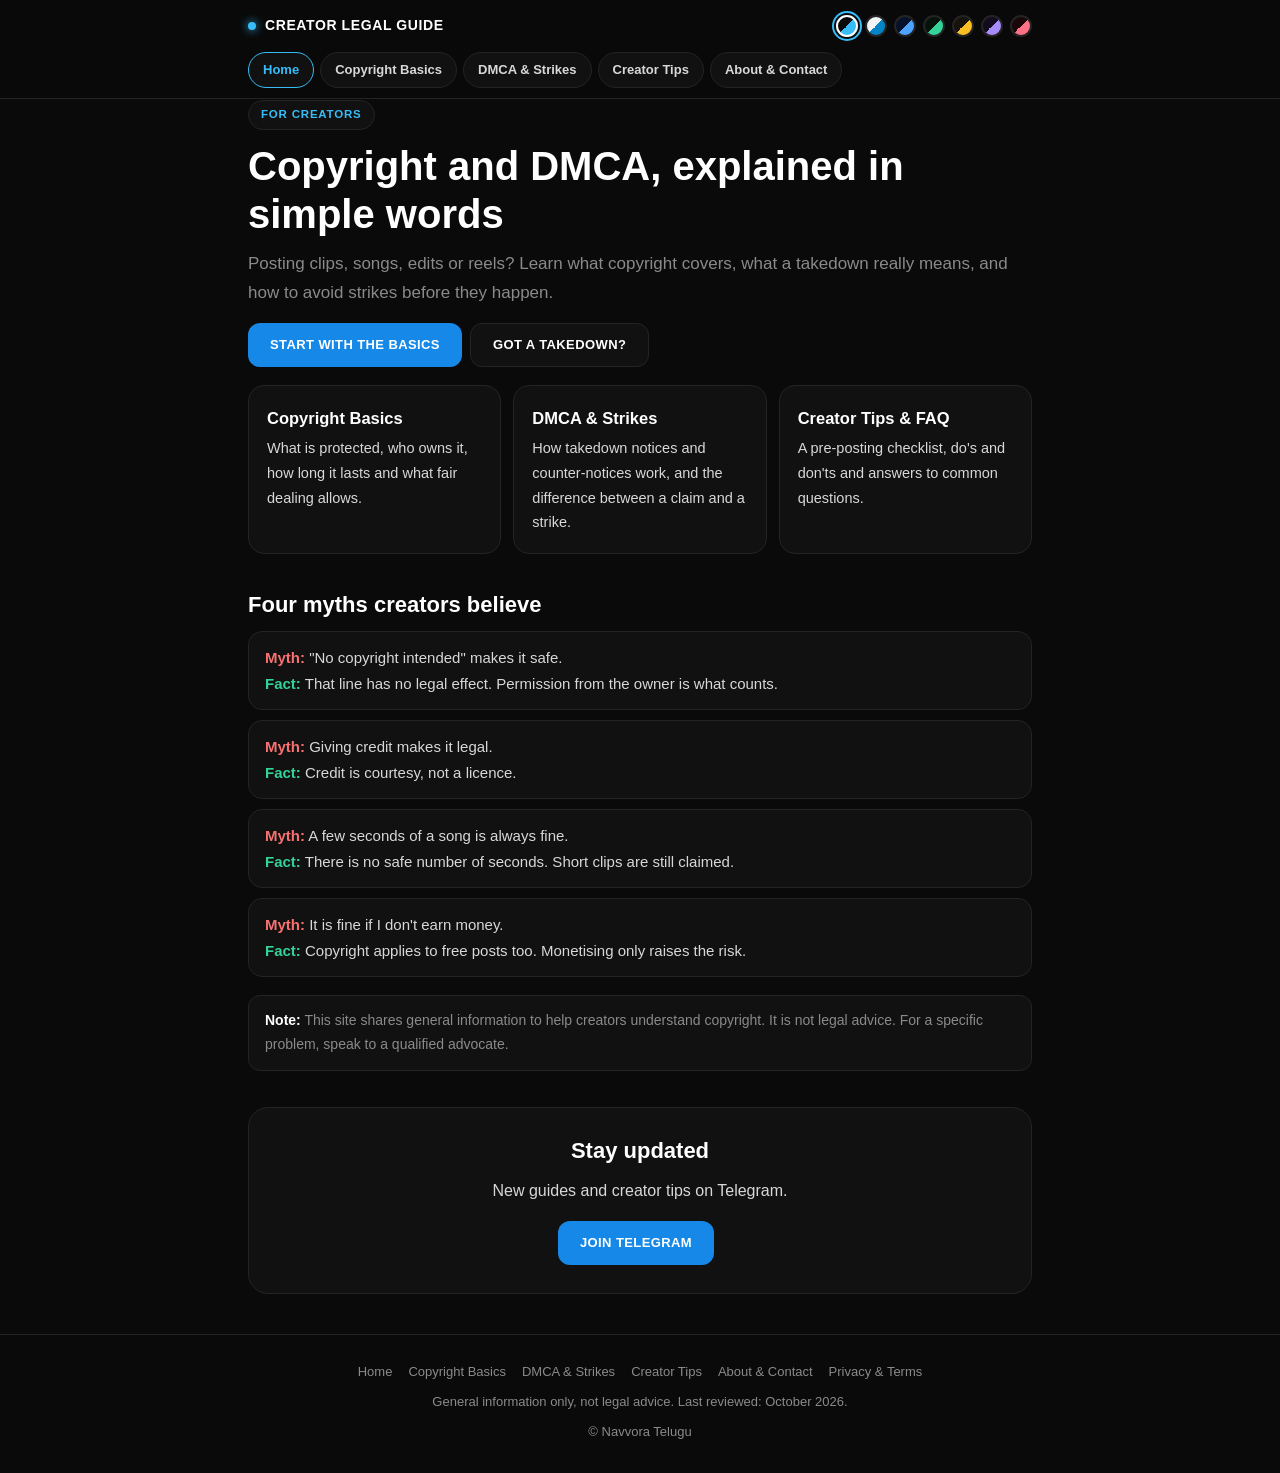
<file: index.html>
<!DOCTYPE html>
<html lang="en" data-theme="dark"><head><meta charset="utf-8">
<meta name="viewport" content="width=device-width,initial-scale=1,viewport-fit=cover">
<title>Copyright & DMCA Guide for Creators | Navvora Telugu</title><meta name="description" content="Plain-language guides for creators on copyright basics, fair dealing, DMCA takedowns, strikes and safe posting habits.">
<meta property="og:title" content="Copyright & DMCA Guide for Creators | Navvora Telugu"><meta property="og:description" content="Plain-language guides for creators on copyright basics, fair dealing, DMCA takedowns, strikes and safe posting habits."><meta property="og:type" content="website">
<meta name="theme-color" content="#0a0a0a" id="mt">
<script>try{var t=localStorage.getItem("navvora_theme");if(t)document.documentElement.setAttribute("data-theme",t)}catch(e){}</script>
<link rel="stylesheet" href="assets/style.css"></head><body>
<header><div class="w"><div class="bar"><a class="brand" href="index.html"><span class="dot"></span>CREATOR LEGAL GUIDE</a>
<div class="th" role="group" aria-label="Theme"><button data-t="dark" type="button" title="Dark" aria-label="Dark theme"></button><button data-t="light" type="button" title="Light" aria-label="Light theme"></button><button data-t="blue" type="button" title="Blue" aria-label="Blue theme"></button><button data-t="green" type="button" title="Green" aria-label="Green theme"></button><button data-t="yellow" type="button" title="Yellow" aria-label="Yellow theme"></button><button data-t="purple" type="button" title="Purple" aria-label="Purple theme"></button><button data-t="red" type="button" title="Red" aria-label="Red theme"></button></div></div>
<nav aria-label="Main"><a href="index.html" aria-current="page">Home</a><a href="copyright-basics.html">Copyright Basics</a><a href="dmca-strikes.html">DMCA & Strikes</a><a href="creator-tips.html">Creator Tips</a><a href="about.html">About & Contact</a></nav></div></header>
<main class="w">
<span class="tag">FOR CREATORS</span><h1>Copyright and DMCA, explained in simple words</h1>
<p class="lead">Posting clips, songs, edits or reels? Learn what copyright covers, what a takedown really means, and how to avoid strikes before they happen.</p>
<a class="btn" href="copyright-basics.html">START WITH THE BASICS</a><a class="btn alt" href="dmca-strikes.html">GOT A TAKEDOWN?</a>
<div class="grid"><a class="card" href="copyright-basics.html"><h3>Copyright Basics</h3><p>What is protected, who owns it, how long it lasts and what fair dealing allows.</p></a>
<a class="card" href="dmca-strikes.html"><h3>DMCA &amp; Strikes</h3><p>How takedown notices and counter-notices work, and the difference between a claim and a strike.</p></a>
<a class="card" href="creator-tips.html"><h3>Creator Tips &amp; FAQ</h3><p>A pre-posting checklist, do's and don'ts and answers to common questions.</p></a></div>
<h2>Four myths creators believe</h2>
<div class="mf"><b>Myth:</b> "No copyright intended" makes it safe.<br><i>Fact:</i> That line has no legal effect. Permission from the owner is what counts.</div>
<div class="mf"><b>Myth:</b> Giving credit makes it legal.<br><i>Fact:</i> Credit is courtesy, not a licence.</div>
<div class="mf"><b>Myth:</b> A few seconds of a song is always fine.<br><i>Fact:</i> There is no safe number of seconds. Short clips are still claimed.</div>
<div class="mf"><b>Myth:</b> It is fine if I don't earn money.<br><i>Fact:</i> Copyright applies to free posts too. Monetising only raises the risk.</div>
<p class="note"><b>Note:</b> This site shares general information to help creators understand copyright. It is not legal advice. For a specific problem, speak to a qualified advocate.</p><div class="cta"><h2 style="margin-top:0">Stay updated</h2><p>New guides and creator tips on Telegram.</p><a class="btn" href="https://t.me/navvoratelugu" target="_blank" rel="noopener noreferrer">JOIN TELEGRAM</a></div>
</main>
<footer><div class="w"><div><a href="index.html">Home</a><a href="copyright-basics.html">Copyright Basics</a><a href="dmca-strikes.html">DMCA & Strikes</a><a href="creator-tips.html">Creator Tips</a><a href="about.html">About & Contact</a><a href="privacy.html">Privacy &amp; Terms</a></div>
<p>General information only, not legal advice. Last reviewed: October 2026.</p><p>&copy; Navvora Telugu</p></div></footer>
<script src="assets/site.js"></script></body></html>
</file>
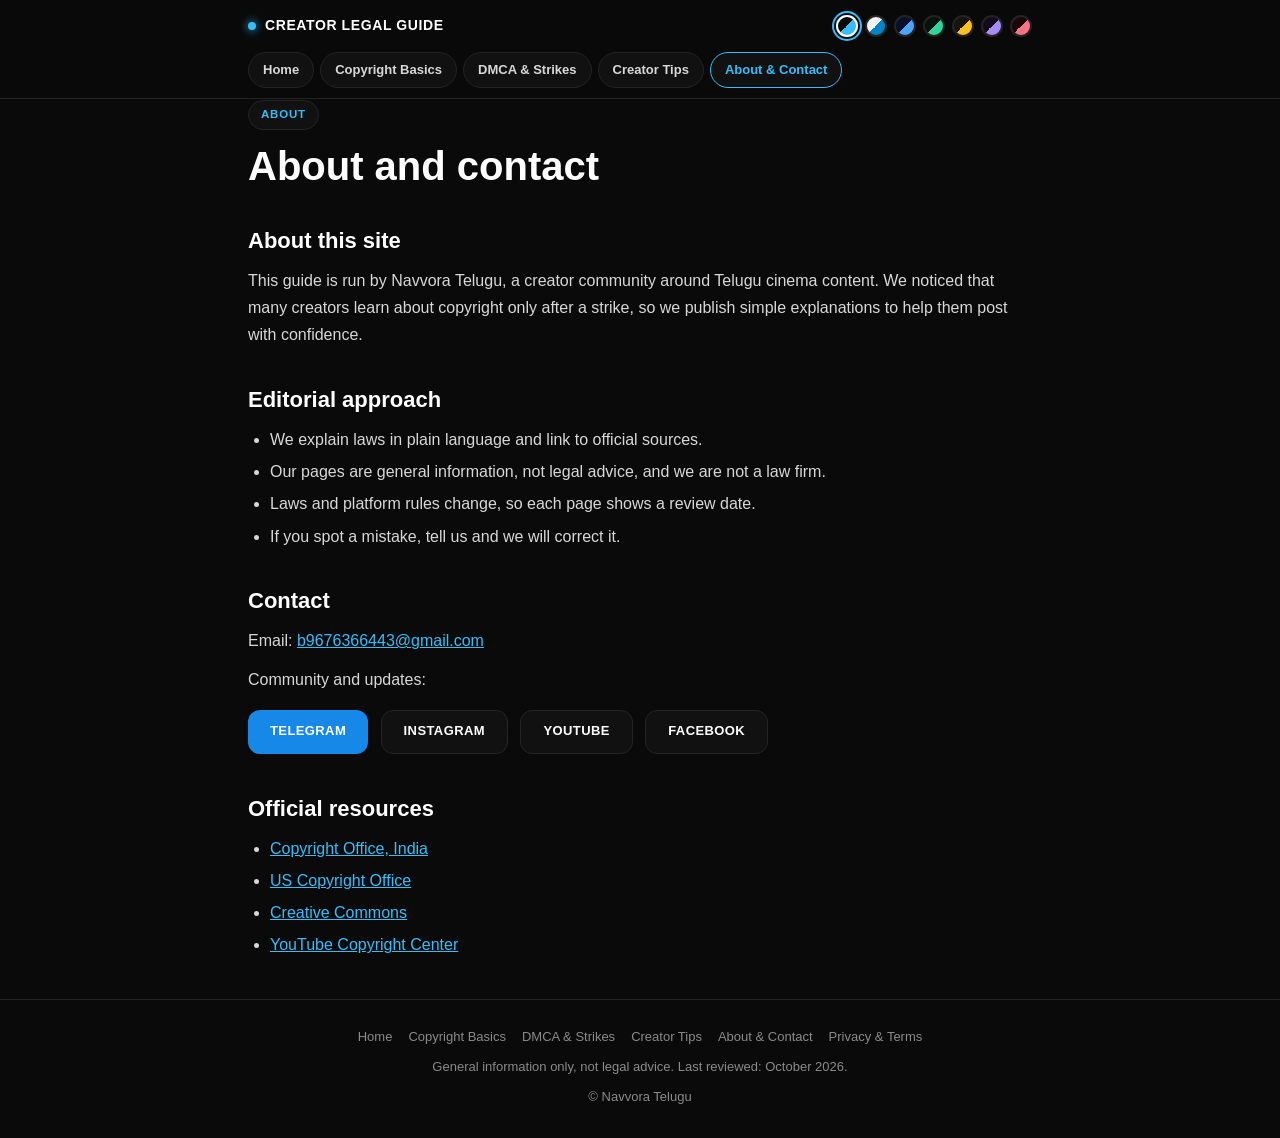
<file: about.html>
<!DOCTYPE html>
<html lang="en" data-theme="dark"><head><meta charset="utf-8">
<meta name="viewport" content="width=device-width,initial-scale=1,viewport-fit=cover">
<title>About and Contact | Creator Legal Guide</title><meta name="description" content="About this creator-focused copyright awareness site, our editorial approach and how to contact us.">
<meta property="og:title" content="About and Contact | Creator Legal Guide"><meta property="og:description" content="About this creator-focused copyright awareness site, our editorial approach and how to contact us."><meta property="og:type" content="website">
<meta name="theme-color" content="#0a0a0a" id="mt">
<script>try{var t=localStorage.getItem("navvora_theme");if(t)document.documentElement.setAttribute("data-theme",t)}catch(e){}</script>
<link rel="stylesheet" href="assets/style.css"></head><body>
<header><div class="w"><div class="bar"><a class="brand" href="index.html"><span class="dot"></span>CREATOR LEGAL GUIDE</a>
<div class="th" role="group" aria-label="Theme"><button data-t="dark" type="button" title="Dark" aria-label="Dark theme"></button><button data-t="light" type="button" title="Light" aria-label="Light theme"></button><button data-t="blue" type="button" title="Blue" aria-label="Blue theme"></button><button data-t="green" type="button" title="Green" aria-label="Green theme"></button><button data-t="yellow" type="button" title="Yellow" aria-label="Yellow theme"></button><button data-t="purple" type="button" title="Purple" aria-label="Purple theme"></button><button data-t="red" type="button" title="Red" aria-label="Red theme"></button></div></div>
<nav aria-label="Main"><a href="index.html">Home</a><a href="copyright-basics.html">Copyright Basics</a><a href="dmca-strikes.html">DMCA & Strikes</a><a href="creator-tips.html">Creator Tips</a><a href="about.html" aria-current="page">About & Contact</a></nav></div></header>
<main class="w">
<span class="tag">ABOUT</span><h1>About and contact</h1>
<h2>About this site</h2><p>This guide is run by Navvora Telugu, a creator community around Telugu cinema content. We noticed that many creators learn about copyright only after a strike, so we publish simple explanations to help them post with confidence.</p>
<h2>Editorial approach</h2><ul><li>We explain laws in plain language and link to official sources.</li><li>Our pages are general information, not legal advice, and we are not a law firm.</li><li>Laws and platform rules change, so each page shows a review date.</li><li>If you spot a mistake, tell us and we will correct it.</li></ul>
<h2>Contact</h2><p>Email: <a href="mailto:b9676366443@gmail.com">b9676366443@gmail.com</a></p>
<p>Community and updates:</p><a class="btn" href="https://t.me/navvoratelugu" target="_blank" rel="noopener noreferrer">TELEGRAM</a>
<a class="btn alt" href="https://www.instagram.com/navvoratelugu/" target="_blank" rel="noopener noreferrer">INSTAGRAM</a>
<a class="btn alt" href="https://www.youtube.com/@navvora" target="_blank" rel="noopener noreferrer">YOUTUBE</a>
<a class="btn alt" href="https://www.facebook.com/navvoratelugu/" target="_blank" rel="noopener noreferrer">FACEBOOK</a>
<h2>Official resources</h2><ul><li><a href="https://copyright.gov.in/" target="_blank" rel="noopener noreferrer">Copyright Office, India</a></li><li><a href="https://www.copyright.gov/" target="_blank" rel="noopener noreferrer">US Copyright Office</a></li><li><a href="https://creativecommons.org/" target="_blank" rel="noopener noreferrer">Creative Commons</a></li><li><a href="https://www.youtube.com/yt/copyright/" target="_blank" rel="noopener noreferrer">YouTube Copyright Center</a></li></ul>

</main>
<footer><div class="w"><div><a href="index.html">Home</a><a href="copyright-basics.html">Copyright Basics</a><a href="dmca-strikes.html">DMCA & Strikes</a><a href="creator-tips.html">Creator Tips</a><a href="about.html">About & Contact</a><a href="privacy.html">Privacy &amp; Terms</a></div>
<p>General information only, not legal advice. Last reviewed: October 2026.</p><p>&copy; Navvora Telugu</p></div></footer>
<script src="assets/site.js"></script></body></html>
</file>
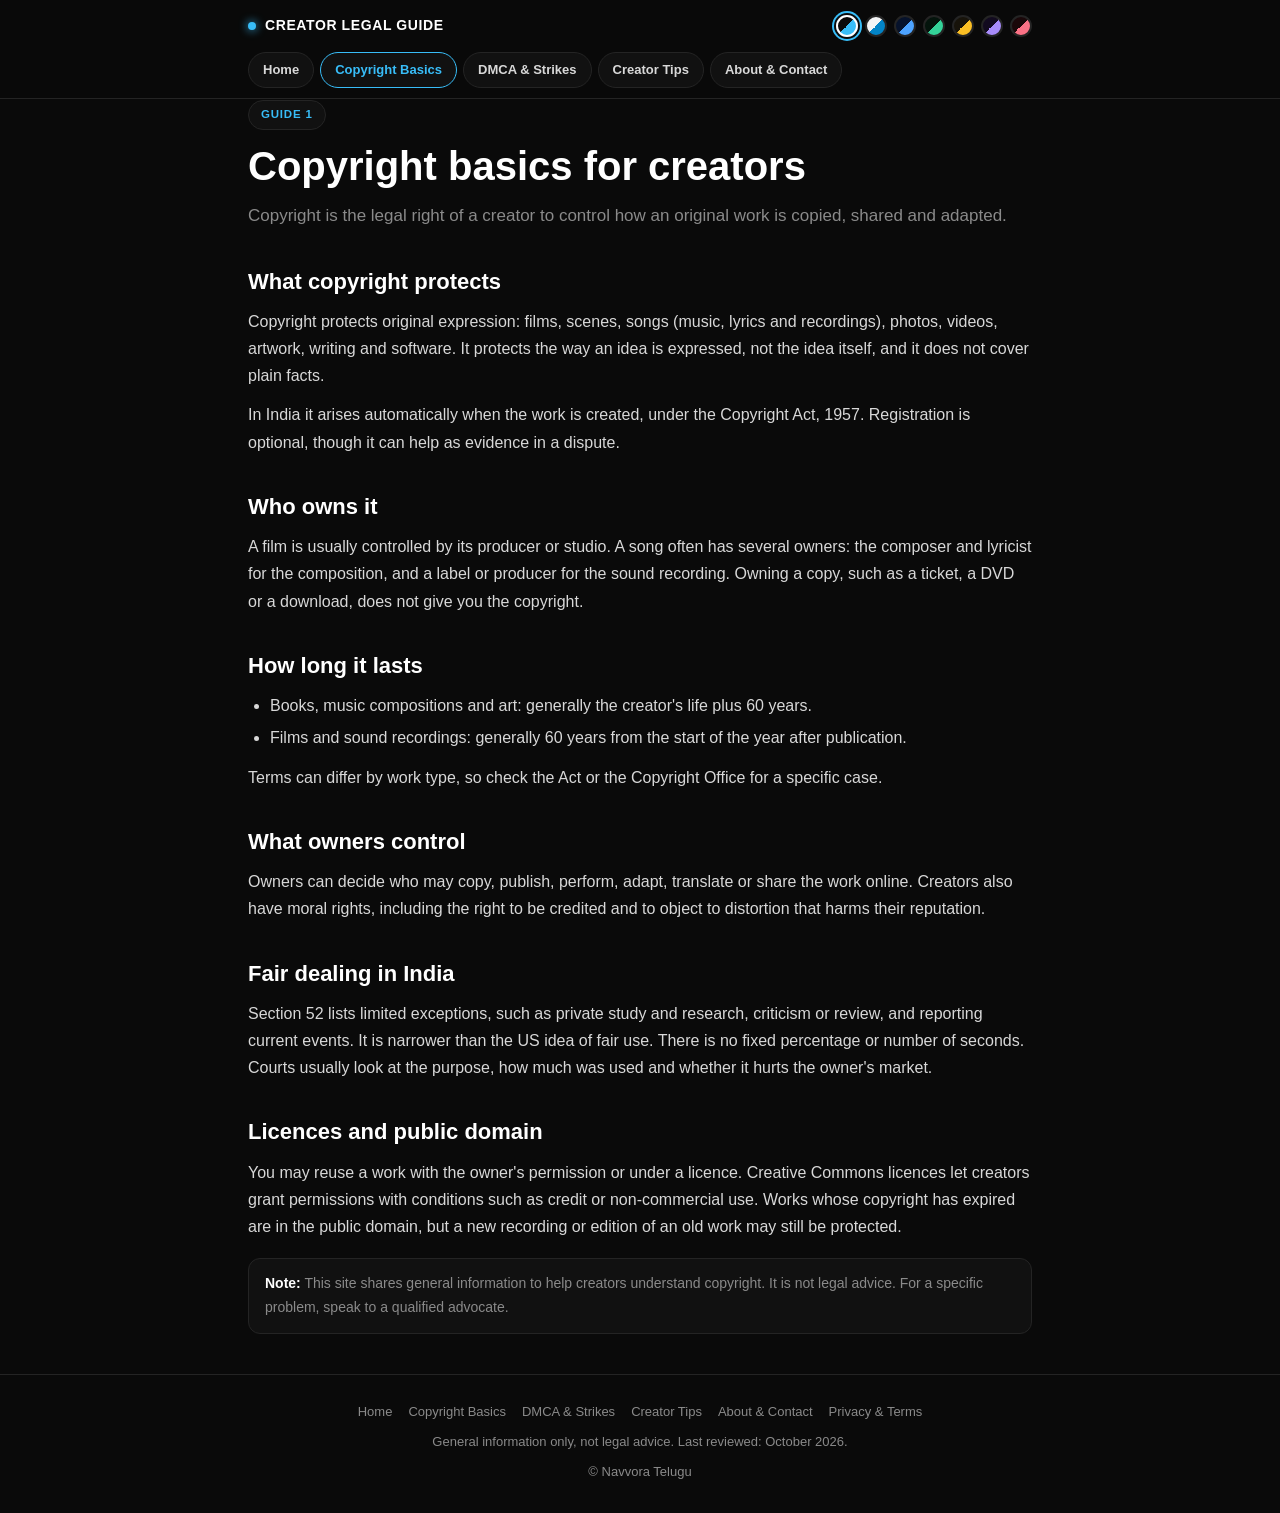
<file: copyright-basics.html>
<!DOCTYPE html>
<html lang="en" data-theme="dark"><head><meta charset="utf-8">
<meta name="viewport" content="width=device-width,initial-scale=1,viewport-fit=cover">
<title>Copyright Basics for Creators (India) | Creator Legal Guide</title><meta name="description" content="What copyright protects, who owns it, how long it lasts in India, and how fair dealing and licences work.">
<meta property="og:title" content="Copyright Basics for Creators (India) | Creator Legal Guide"><meta property="og:description" content="What copyright protects, who owns it, how long it lasts in India, and how fair dealing and licences work."><meta property="og:type" content="website">
<meta name="theme-color" content="#0a0a0a" id="mt">
<script>try{var t=localStorage.getItem("navvora_theme");if(t)document.documentElement.setAttribute("data-theme",t)}catch(e){}</script>
<link rel="stylesheet" href="assets/style.css"></head><body>
<header><div class="w"><div class="bar"><a class="brand" href="index.html"><span class="dot"></span>CREATOR LEGAL GUIDE</a>
<div class="th" role="group" aria-label="Theme"><button data-t="dark" type="button" title="Dark" aria-label="Dark theme"></button><button data-t="light" type="button" title="Light" aria-label="Light theme"></button><button data-t="blue" type="button" title="Blue" aria-label="Blue theme"></button><button data-t="green" type="button" title="Green" aria-label="Green theme"></button><button data-t="yellow" type="button" title="Yellow" aria-label="Yellow theme"></button><button data-t="purple" type="button" title="Purple" aria-label="Purple theme"></button><button data-t="red" type="button" title="Red" aria-label="Red theme"></button></div></div>
<nav aria-label="Main"><a href="index.html">Home</a><a href="copyright-basics.html" aria-current="page">Copyright Basics</a><a href="dmca-strikes.html">DMCA & Strikes</a><a href="creator-tips.html">Creator Tips</a><a href="about.html">About & Contact</a></nav></div></header>
<main class="w">
<span class="tag">GUIDE 1</span><h1>Copyright basics for creators</h1>
<p class="lead">Copyright is the legal right of a creator to control how an original work is copied, shared and adapted.</p>
<h2>What copyright protects</h2><p>Copyright protects original expression: films, scenes, songs (music, lyrics and recordings), photos, videos, artwork, writing and software. It protects the way an idea is expressed, not the idea itself, and it does not cover plain facts.</p>
<p>In India it arises automatically when the work is created, under the Copyright Act, 1957. Registration is optional, though it can help as evidence in a dispute.</p>
<h2>Who owns it</h2><p>A film is usually controlled by its producer or studio. A song often has several owners: the composer and lyricist for the composition, and a label or producer for the sound recording. Owning a copy, such as a ticket, a DVD or a download, does not give you the copyright.</p>
<h2>How long it lasts</h2><ul><li>Books, music compositions and art: generally the creator's life plus 60 years.</li><li>Films and sound recordings: generally 60 years from the start of the year after publication.</li></ul>
<p>Terms can differ by work type, so check the Act or the Copyright Office for a specific case.</p>
<h2>What owners control</h2><p>Owners can decide who may copy, publish, perform, adapt, translate or share the work online. Creators also have moral rights, including the right to be credited and to object to distortion that harms their reputation.</p>
<h2>Fair dealing in India</h2><p>Section 52 lists limited exceptions, such as private study and research, criticism or review, and reporting current events. It is narrower than the US idea of fair use. There is no fixed percentage or number of seconds. Courts usually look at the purpose, how much was used and whether it hurts the owner's market.</p>
<h2>Licences and public domain</h2><p>You may reuse a work with the owner's permission or under a licence. Creative Commons licences let creators grant permissions with conditions such as credit or non-commercial use. Works whose copyright has expired are in the public domain, but a new recording or edition of an old work may still be protected.</p>
<p class="note"><b>Note:</b> This site shares general information to help creators understand copyright. It is not legal advice. For a specific problem, speak to a qualified advocate.</p>
</main>
<footer><div class="w"><div><a href="index.html">Home</a><a href="copyright-basics.html">Copyright Basics</a><a href="dmca-strikes.html">DMCA & Strikes</a><a href="creator-tips.html">Creator Tips</a><a href="about.html">About & Contact</a><a href="privacy.html">Privacy &amp; Terms</a></div>
<p>General information only, not legal advice. Last reviewed: October 2026.</p><p>&copy; Navvora Telugu</p></div></footer>
<script src="assets/site.js"></script></body></html>
</file>
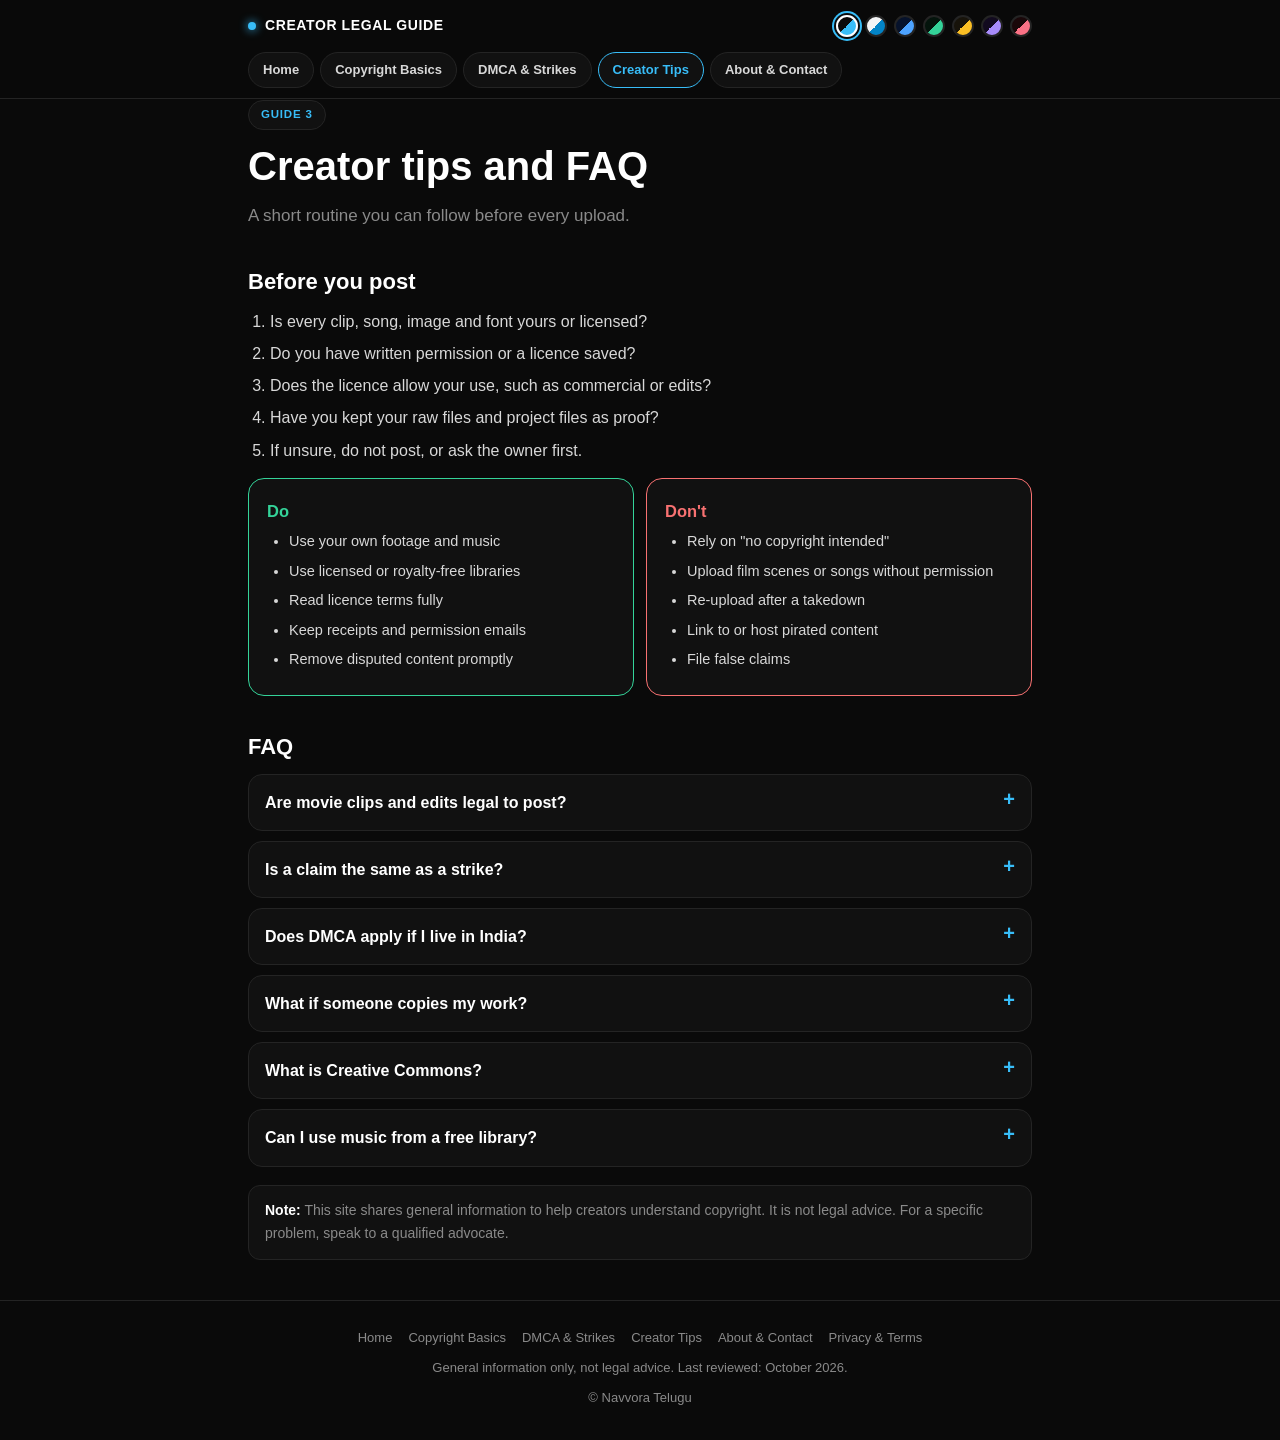
<file: creator-tips.html>
<!DOCTYPE html>
<html lang="en" data-theme="dark"><head><meta charset="utf-8">
<meta name="viewport" content="width=device-width,initial-scale=1,viewport-fit=cover">
<title>Creator Tips: Posting Checklist, Do's, Don'ts and FAQ</title><meta name="description" content="A practical copyright checklist for creators with do's, don'ts and answers to common questions about clips, music and strikes.">
<meta property="og:title" content="Creator Tips: Posting Checklist, Do's, Don'ts and FAQ"><meta property="og:description" content="A practical copyright checklist for creators with do's, don'ts and answers to common questions about clips, music and strikes."><meta property="og:type" content="website">
<meta name="theme-color" content="#0a0a0a" id="mt">
<script>try{var t=localStorage.getItem("navvora_theme");if(t)document.documentElement.setAttribute("data-theme",t)}catch(e){}</script>
<link rel="stylesheet" href="assets/style.css"></head><body>
<header><div class="w"><div class="bar"><a class="brand" href="index.html"><span class="dot"></span>CREATOR LEGAL GUIDE</a>
<div class="th" role="group" aria-label="Theme"><button data-t="dark" type="button" title="Dark" aria-label="Dark theme"></button><button data-t="light" type="button" title="Light" aria-label="Light theme"></button><button data-t="blue" type="button" title="Blue" aria-label="Blue theme"></button><button data-t="green" type="button" title="Green" aria-label="Green theme"></button><button data-t="yellow" type="button" title="Yellow" aria-label="Yellow theme"></button><button data-t="purple" type="button" title="Purple" aria-label="Purple theme"></button><button data-t="red" type="button" title="Red" aria-label="Red theme"></button></div></div>
<nav aria-label="Main"><a href="index.html">Home</a><a href="copyright-basics.html">Copyright Basics</a><a href="dmca-strikes.html">DMCA & Strikes</a><a href="creator-tips.html" aria-current="page">Creator Tips</a><a href="about.html">About & Contact</a></nav></div></header>
<main class="w">
<span class="tag">GUIDE 3</span><h1>Creator tips and FAQ</h1>
<p class="lead">A short routine you can follow before every upload.</p>
<h2>Before you post</h2><ol><li>Is every clip, song, image and font yours or licensed?</li><li>Do you have written permission or a licence saved?</li><li>Does the licence allow your use, such as commercial or edits?</li><li>Have you kept your raw files and project files as proof?</li><li>If unsure, do not post, or ask the owner first.</li></ol>
<div class="grid"><div class="card do"><h3>Do</h3><ul><li>Use your own footage and music</li><li>Use licensed or royalty-free libraries</li><li>Read licence terms fully</li><li>Keep receipts and permission emails</li><li>Remove disputed content promptly</li></ul></div>
<div class="card dont"><h3>Don't</h3><ul><li>Rely on "no copyright intended"</li><li>Upload film scenes or songs without permission</li><li>Re-upload after a takedown</li><li>Link to or host pirated content</li><li>File false claims</li></ul></div></div>
<h2>FAQ</h2>
<details><summary>Are movie clips and edits legal to post?</summary><p>Usually not without permission. Fair dealing covers limited purposes such as criticism or review, and a court decides case by case. A licence from the owner is the safest route.</p></details>
<details><summary>Is a claim the same as a strike?</summary><p>No. A claim lets the owner monetise or block a video. A strike is a formal penalty that can add up to channel termination.</p></details>
<details><summary>Does DMCA apply if I live in India?</summary><p>If your content is on a US platform, its DMCA process applies. Indian law, including the Copyright Act, 1957, can apply too.</p></details>
<details><summary>What if someone copies my work?</summary><p>Save your originals and dates, then use the platform's copyright report form. For serious cases speak to an advocate.</p></details>
<details><summary>What is Creative Commons?</summary><p>A set of licences that let creators grant reuse permissions with conditions. Always read the exact licence before using the work.</p></details>
<details><summary>Can I use music from a free library?</summary><p>Yes, if the library's licence covers your platform and use. Keep the licence text or a screenshot.</p></details>
<p class="note"><b>Note:</b> This site shares general information to help creators understand copyright. It is not legal advice. For a specific problem, speak to a qualified advocate.</p>
</main>
<footer><div class="w"><div><a href="index.html">Home</a><a href="copyright-basics.html">Copyright Basics</a><a href="dmca-strikes.html">DMCA & Strikes</a><a href="creator-tips.html">Creator Tips</a><a href="about.html">About & Contact</a><a href="privacy.html">Privacy &amp; Terms</a></div>
<p>General information only, not legal advice. Last reviewed: October 2026.</p><p>&copy; Navvora Telugu</p></div></footer>
<script src="assets/site.js"></script></body></html>
</file>
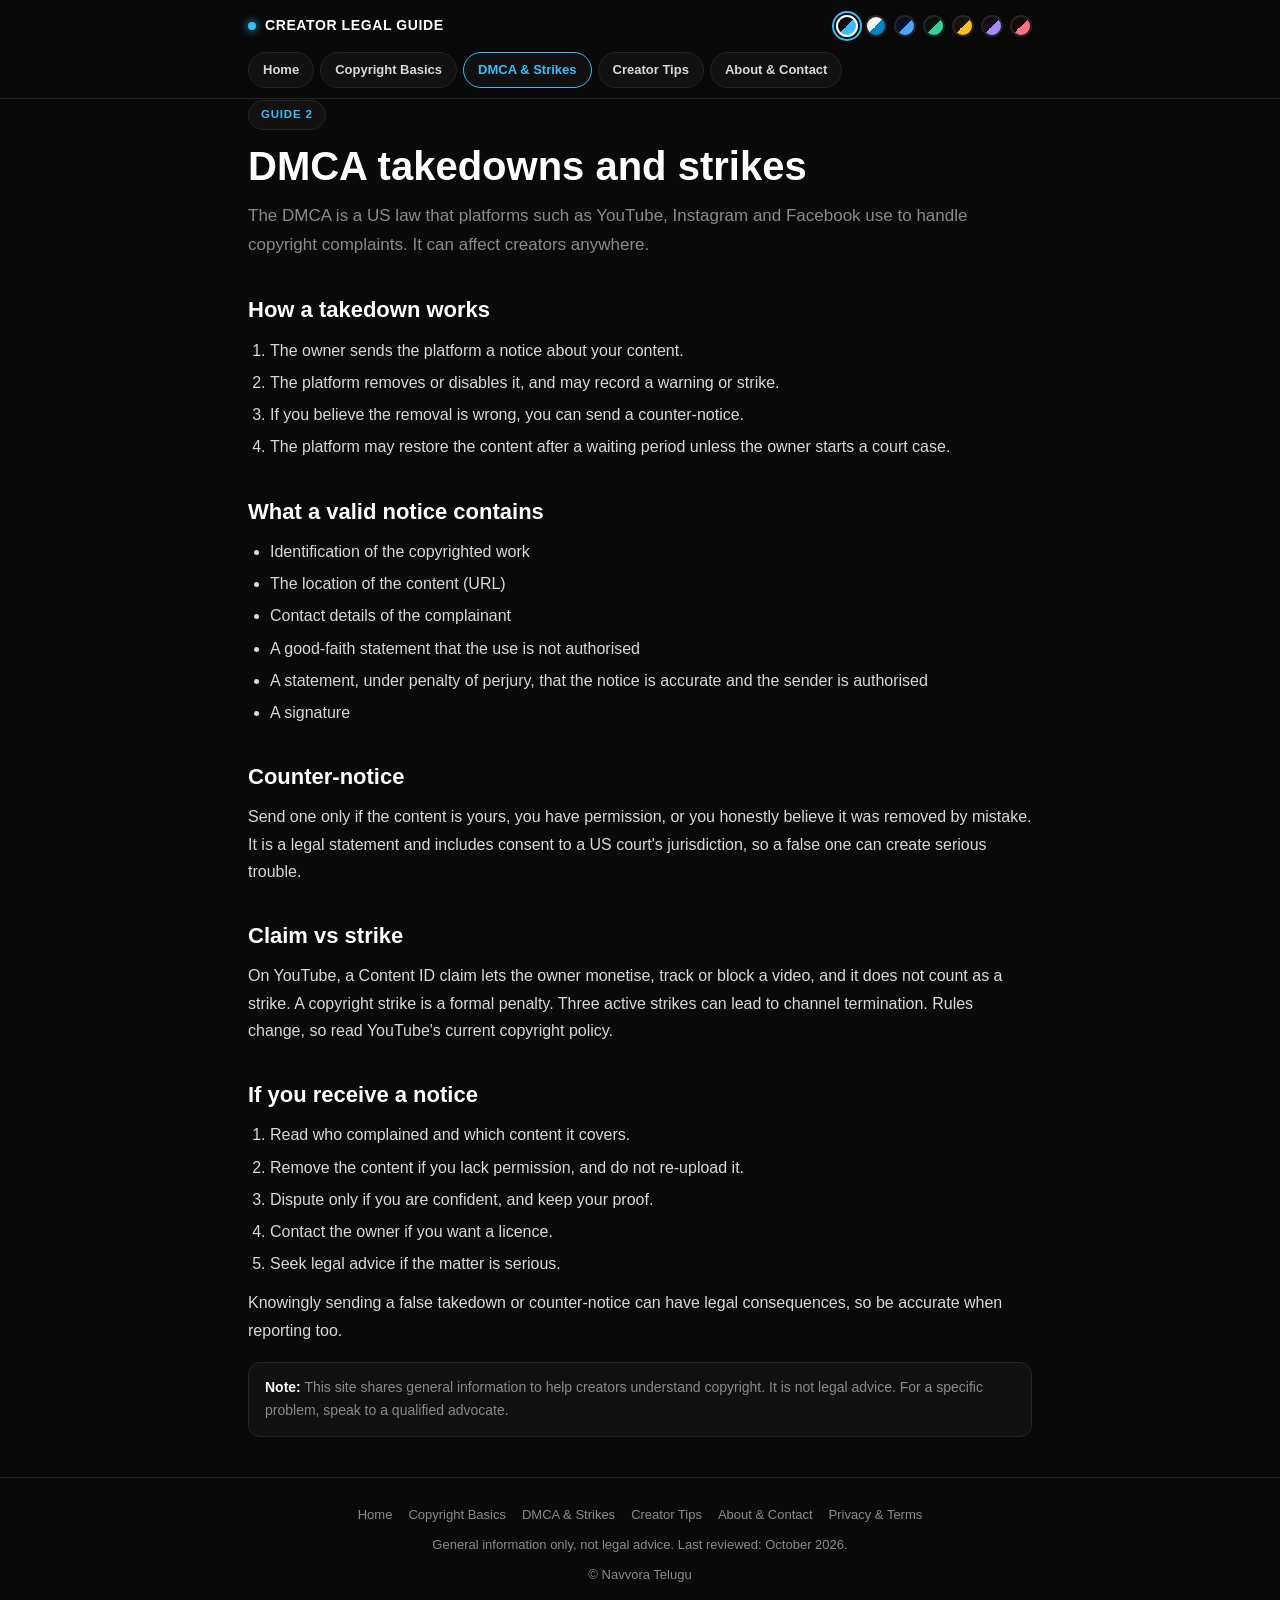
<file: dmca-strikes.html>
<!DOCTYPE html>
<html lang="en" data-theme="dark"><head><meta charset="utf-8">
<meta name="viewport" content="width=device-width,initial-scale=1,viewport-fit=cover">
<title>DMCA Takedowns, Counter-Notices and Strikes Explained</title><meta name="description" content="How DMCA takedown notices and counter-notices work, what a valid notice contains, and the difference between a claim and a strike.">
<meta property="og:title" content="DMCA Takedowns, Counter-Notices and Strikes Explained"><meta property="og:description" content="How DMCA takedown notices and counter-notices work, what a valid notice contains, and the difference between a claim and a strike."><meta property="og:type" content="website">
<meta name="theme-color" content="#0a0a0a" id="mt">
<script>try{var t=localStorage.getItem("navvora_theme");if(t)document.documentElement.setAttribute("data-theme",t)}catch(e){}</script>
<link rel="stylesheet" href="assets/style.css"></head><body>
<header><div class="w"><div class="bar"><a class="brand" href="index.html"><span class="dot"></span>CREATOR LEGAL GUIDE</a>
<div class="th" role="group" aria-label="Theme"><button data-t="dark" type="button" title="Dark" aria-label="Dark theme"></button><button data-t="light" type="button" title="Light" aria-label="Light theme"></button><button data-t="blue" type="button" title="Blue" aria-label="Blue theme"></button><button data-t="green" type="button" title="Green" aria-label="Green theme"></button><button data-t="yellow" type="button" title="Yellow" aria-label="Yellow theme"></button><button data-t="purple" type="button" title="Purple" aria-label="Purple theme"></button><button data-t="red" type="button" title="Red" aria-label="Red theme"></button></div></div>
<nav aria-label="Main"><a href="index.html">Home</a><a href="copyright-basics.html">Copyright Basics</a><a href="dmca-strikes.html" aria-current="page">DMCA & Strikes</a><a href="creator-tips.html">Creator Tips</a><a href="about.html">About & Contact</a></nav></div></header>
<main class="w">
<span class="tag">GUIDE 2</span><h1>DMCA takedowns and strikes</h1>
<p class="lead">The DMCA is a US law that platforms such as YouTube, Instagram and Facebook use to handle copyright complaints. It can affect creators anywhere.</p>
<h2>How a takedown works</h2><ol><li>The owner sends the platform a notice about your content.</li><li>The platform removes or disables it, and may record a warning or strike.</li><li>If you believe the removal is wrong, you can send a counter-notice.</li><li>The platform may restore the content after a waiting period unless the owner starts a court case.</li></ol>
<h2>What a valid notice contains</h2><ul><li>Identification of the copyrighted work</li><li>The location of the content (URL)</li><li>Contact details of the complainant</li><li>A good-faith statement that the use is not authorised</li><li>A statement, under penalty of perjury, that the notice is accurate and the sender is authorised</li><li>A signature</li></ul>
<h2>Counter-notice</h2><p>Send one only if the content is yours, you have permission, or you honestly believe it was removed by mistake. It is a legal statement and includes consent to a US court's jurisdiction, so a false one can create serious trouble.</p>
<h2>Claim vs strike</h2><p>On YouTube, a Content ID claim lets the owner monetise, track or block a video, and it does not count as a strike. A copyright strike is a formal penalty. Three active strikes can lead to channel termination. Rules change, so read YouTube's current copyright policy.</p>
<h2>If you receive a notice</h2><ol><li>Read who complained and which content it covers.</li><li>Remove the content if you lack permission, and do not re-upload it.</li><li>Dispute only if you are confident, and keep your proof.</li><li>Contact the owner if you want a licence.</li><li>Seek legal advice if the matter is serious.</li></ol>
<p>Knowingly sending a false takedown or counter-notice can have legal consequences, so be accurate when reporting too.</p>
<p class="note"><b>Note:</b> This site shares general information to help creators understand copyright. It is not legal advice. For a specific problem, speak to a qualified advocate.</p>
</main>
<footer><div class="w"><div><a href="index.html">Home</a><a href="copyright-basics.html">Copyright Basics</a><a href="dmca-strikes.html">DMCA & Strikes</a><a href="creator-tips.html">Creator Tips</a><a href="about.html">About & Contact</a><a href="privacy.html">Privacy &amp; Terms</a></div>
<p>General information only, not legal advice. Last reviewed: October 2026.</p><p>&copy; Navvora Telugu</p></div></footer>
<script src="assets/site.js"></script></body></html>
</file>
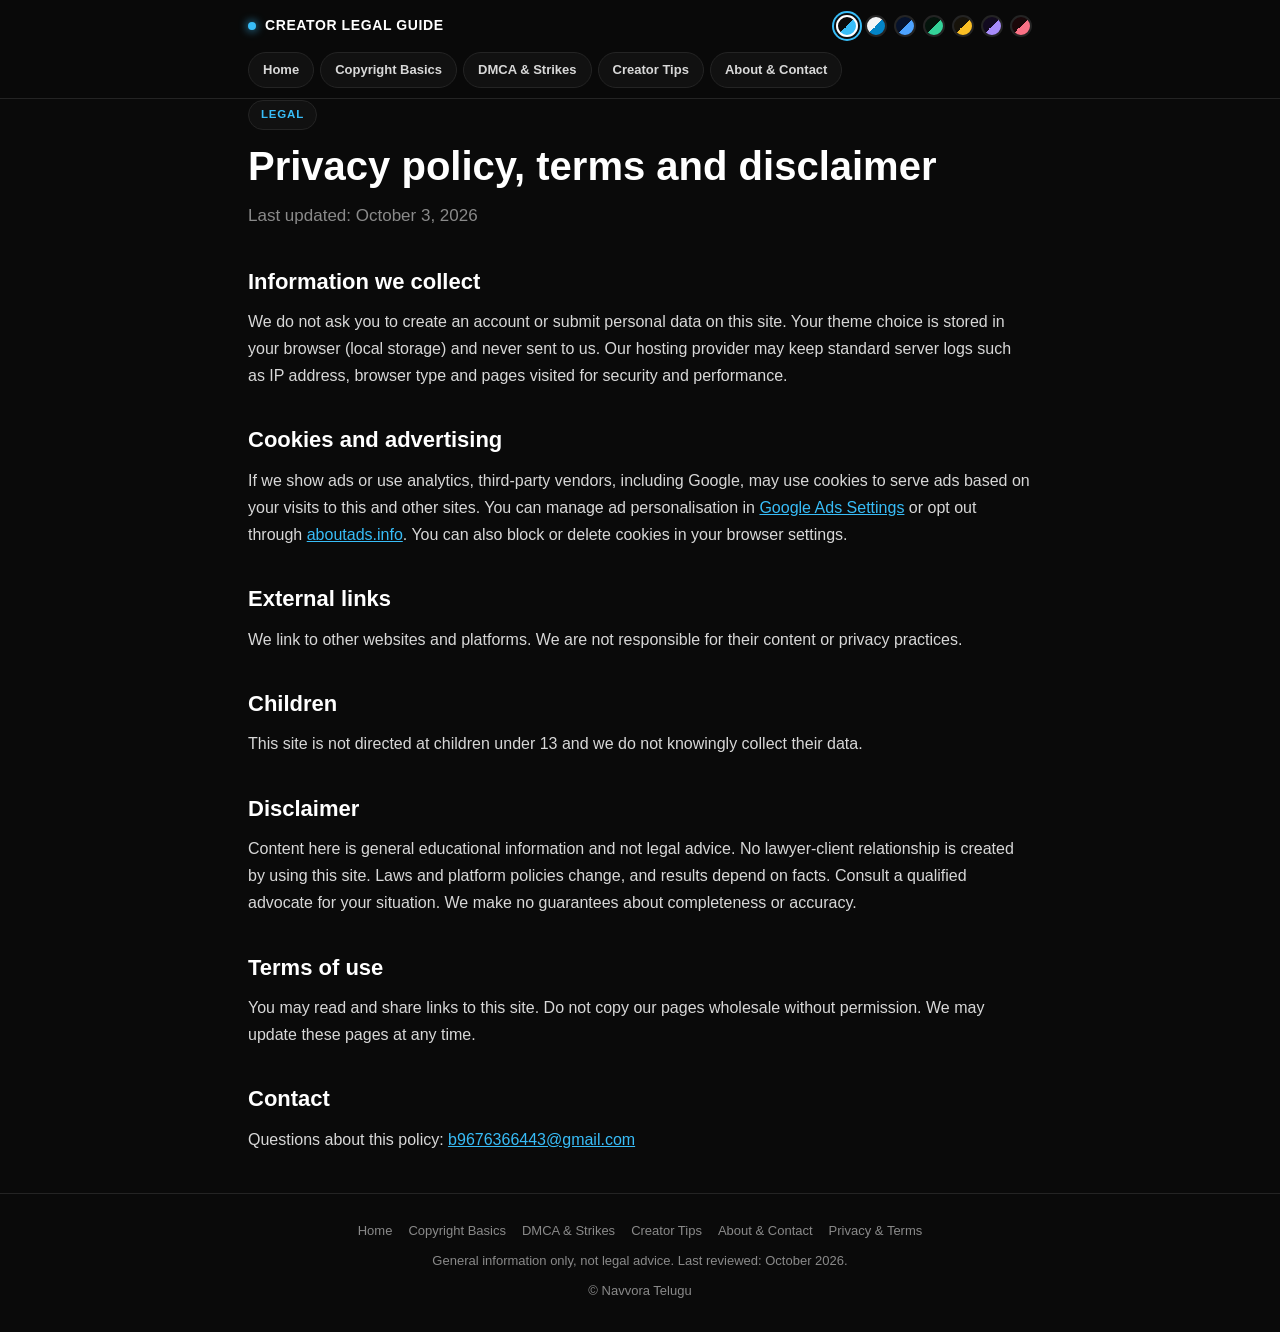
<file: privacy.html>
<!DOCTYPE html>
<html lang="en" data-theme="dark"><head><meta charset="utf-8">
<meta name="viewport" content="width=device-width,initial-scale=1,viewport-fit=cover">
<title>Privacy Policy, Terms and Disclaimer | Creator Legal Guide</title><meta name="description" content="How this site handles data, cookies and advertising, plus our terms of use and legal disclaimer.">
<meta property="og:title" content="Privacy Policy, Terms and Disclaimer | Creator Legal Guide"><meta property="og:description" content="How this site handles data, cookies and advertising, plus our terms of use and legal disclaimer."><meta property="og:type" content="website">
<meta name="theme-color" content="#0a0a0a" id="mt">
<script>try{var t=localStorage.getItem("navvora_theme");if(t)document.documentElement.setAttribute("data-theme",t)}catch(e){}</script>
<link rel="stylesheet" href="assets/style.css"></head><body>
<header><div class="w"><div class="bar"><a class="brand" href="index.html"><span class="dot"></span>CREATOR LEGAL GUIDE</a>
<div class="th" role="group" aria-label="Theme"><button data-t="dark" type="button" title="Dark" aria-label="Dark theme"></button><button data-t="light" type="button" title="Light" aria-label="Light theme"></button><button data-t="blue" type="button" title="Blue" aria-label="Blue theme"></button><button data-t="green" type="button" title="Green" aria-label="Green theme"></button><button data-t="yellow" type="button" title="Yellow" aria-label="Yellow theme"></button><button data-t="purple" type="button" title="Purple" aria-label="Purple theme"></button><button data-t="red" type="button" title="Red" aria-label="Red theme"></button></div></div>
<nav aria-label="Main"><a href="index.html">Home</a><a href="copyright-basics.html">Copyright Basics</a><a href="dmca-strikes.html">DMCA & Strikes</a><a href="creator-tips.html">Creator Tips</a><a href="about.html">About & Contact</a></nav></div></header>
<main class="w">
<span class="tag">LEGAL</span><h1>Privacy policy, terms and disclaimer</h1><p class="lead">Last updated: October 3, 2026</p>
<h2>Information we collect</h2><p>We do not ask you to create an account or submit personal data on this site. Your theme choice is stored in your browser (local storage) and never sent to us. Our hosting provider may keep standard server logs such as IP address, browser type and pages visited for security and performance.</p>
<h2>Cookies and advertising</h2><p>If we show ads or use analytics, third-party vendors, including Google, may use cookies to serve ads based on your visits to this and other sites. You can manage ad personalisation in <a href="https://adssettings.google.com/" target="_blank" rel="noopener noreferrer">Google Ads Settings</a> or opt out through <a href="https://www.aboutads.info/" target="_blank" rel="noopener noreferrer">aboutads.info</a>. You can also block or delete cookies in your browser settings.</p>
<h2>External links</h2><p>We link to other websites and platforms. We are not responsible for their content or privacy practices.</p>
<h2>Children</h2><p>This site is not directed at children under 13 and we do not knowingly collect their data.</p>
<h2>Disclaimer</h2><p>Content here is general educational information and not legal advice. No lawyer-client relationship is created by using this site. Laws and platform policies change, and results depend on facts. Consult a qualified advocate for your situation. We make no guarantees about completeness or accuracy.</p>
<h2>Terms of use</h2><p>You may read and share links to this site. Do not copy our pages wholesale without permission. We may update these pages at any time.</p>
<h2>Contact</h2><p>Questions about this policy: <a href="mailto:b9676366443@gmail.com">b9676366443@gmail.com</a></p>

</main>
<footer><div class="w"><div><a href="index.html">Home</a><a href="copyright-basics.html">Copyright Basics</a><a href="dmca-strikes.html">DMCA & Strikes</a><a href="creator-tips.html">Creator Tips</a><a href="about.html">About & Contact</a><a href="privacy.html">Privacy &amp; Terms</a></div>
<p>General information only, not legal advice. Last reviewed: October 2026.</p><p>&copy; Navvora Telugu</p></div></footer>
<script src="assets/site.js"></script></body></html>
</file>
<file: assets/style.css>
:root,[data-theme=dark]{--bg:#0a0a0a;--s:#111;--s2:#171717;--bd:#242424;--tx:#d8d8d8;--st:#fff;--mu:#8a8a8a;--ac:#38bdf8;--ok:#34d399;--no:#f87171;--gl:rgba(10,10,10,.85)}
[data-theme=light]{--bg:#f3f4f6;--s:#fff;--s2:#eef0f3;--bd:#dcdfe4;--tx:#1f2328;--st:#0b0d10;--mu:#6b7280;--ac:#0284c7;--ok:#059669;--no:#dc2626;--gl:rgba(255,255,255,.88)}
[data-theme=blue]{--bg:#06122b;--s:#0c1f45;--s2:#112a5c;--bd:#1a3466;--tx:#dbe7ff;--st:#fff;--mu:#7e96c7;--ac:#4da3ff;--gl:rgba(6,18,43,.88)}
[data-theme=green]{--bg:#04140c;--s:#0a2418;--s2:#0f3122;--bd:#174030;--tx:#d7f5e4;--st:#fff;--mu:#7fb59a;--ac:#34d399;--gl:rgba(4,20,12,.88)}
[data-theme=yellow]{--bg:#17130a;--s:#241d0d;--s2:#302712;--bd:#43371a;--tx:#fdf1c7;--st:#fff;--mu:#bfa863;--ac:#fbbf24;--gl:rgba(23,19,10,.88)}
[data-theme=purple]{--bg:#120a1f;--s:#1d1233;--s2:#271a45;--bd:#352557;--tx:#ece3ff;--st:#fff;--mu:#9d8cc4;--ac:#a78bfa;--gl:rgba(18,10,31,.88)}
[data-theme=red]{--bg:#1a0709;--s:#2a0d11;--s2:#37131a;--bd:#4a1a22;--tx:#ffe1e5;--st:#fff;--mu:#c98a93;--ac:#fb7185;--gl:rgba(26,7,9,.88)}
*{margin:0;padding:0;box-sizing:border-box}html{scroll-behavior:smooth}
body{background:var(--bg);color:var(--tx);font:16px/1.7 'Segoe UI',Roboto,Arial,sans-serif;transition:background .3s}
a{color:var(--ac)}.w{max-width:820px;margin:0 auto;padding:0 18px}
header{position:sticky;top:0;z-index:20;background:var(--gl);-webkit-backdrop-filter:blur(14px);backdrop-filter:blur(14px);border-bottom:1px solid var(--bd);padding-top:env(safe-area-inset-top)}
.bar{display:flex;align-items:center;justify-content:space-between;gap:12px;height:52px}
.brand{display:flex;align-items:center;gap:9px;color:var(--st);font-weight:700;font-size:14px;letter-spacing:.6px;text-decoration:none}
.dot{width:8px;height:8px;border-radius:50%;background:var(--ac);box-shadow:0 0 10px var(--ac)}
.th{display:flex;gap:7px}.th button{width:22px;height:22px;border-radius:50%;border:2px solid var(--bd);cursor:pointer;background:linear-gradient(135deg,var(--b) 50%,var(--a) 50%)}
.th button.on{border-color:var(--st);box-shadow:0 0 0 2px var(--bg),0 0 0 4px var(--a)}
.th button:focus-visible,nav a:focus-visible,summary:focus-visible{outline:2px solid var(--ac);outline-offset:2px}
.th [data-t=dark]{--a:#38bdf8;--b:#0a0a0a}.th [data-t=light]{--a:#0284c7;--b:#f3f4f6}.th [data-t=blue]{--a:#4da3ff;--b:#06122b}.th [data-t=green]{--a:#34d399;--b:#04140c}.th [data-t=yellow]{--a:#fbbf24;--b:#17130a}.th [data-t=purple]{--a:#a78bfa;--b:#120a1f}.th [data-t=red]{--a:#fb7185;--b:#1a0709}
nav{display:flex;gap:6px;overflow-x:auto;padding:0 0 10px;scrollbar-width:none}nav::-webkit-scrollbar{display:none}
nav a{flex:0 0 auto;padding:6px 14px;border-radius:20px;border:1px solid var(--bd);background:var(--s);color:var(--tx);text-decoration:none;font-size:13px;font-weight:600}
nav a:hover,nav a[aria-current]{border-color:var(--ac);color:var(--ac)}
main{padding:34px 0 10px}h1{color:var(--st);font-size:clamp(27px,6vw,40px);line-height:1.2;margin-bottom:12px}
h2{color:var(--st);font-size:22px;margin:32px 0 8px}h3{color:var(--st);font-size:16.5px;margin-bottom:4px}
p{margin-bottom:12px}ul,ol{margin:0 0 12px 22px}li{margin-bottom:5px}.lead{color:var(--mu);font-size:17px}
.tag{display:inline-block;padding:4px 12px;border-radius:20px;border:1px solid var(--bd);background:var(--s);color:var(--ac);font-size:11.5px;font-weight:700;letter-spacing:.8px;margin-bottom:12px}
.note{padding:13px 16px;border:1px solid var(--bd);border-radius:12px;background:var(--s);color:var(--mu);font-size:14px;margin:18px 0}.note b{color:var(--st)}
.grid{display:grid;grid-template-columns:repeat(auto-fit,minmax(230px,1fr));gap:12px;margin:14px 0}
.card{display:block;background:var(--s);border:1px solid var(--bd);border-radius:16px;padding:18px;color:var(--tx);text-decoration:none}
a.card:hover{border-color:var(--ac)}.card p{font-size:14.5px;margin:0}.card ul{font-size:14.5px;margin-bottom:0}
.do{border-color:var(--ok)}.do h3{color:var(--ok)}.dont{border-color:var(--no)}.dont h3{color:var(--no)}
.mf{background:var(--s);border:1px solid var(--bd);border-radius:14px;padding:13px 16px;margin-bottom:10px;font-size:15px}.mf b{color:var(--no)}.mf i{color:var(--ok);font-style:normal;font-weight:700}
details{background:var(--s);border:1px solid var(--bd);border-radius:14px;margin-bottom:10px}
summary{cursor:pointer;list-style:none;padding:14px 16px;font-weight:600;color:var(--st);display:flex;justify-content:space-between;gap:12px}
summary::-webkit-details-marker{display:none}summary::after{content:"+";color:var(--ac);font-size:20px;line-height:1}details[open] summary::after{content:"\2212"}details p{padding:0 16px 4px;font-size:15px}
.btn{display:inline-flex;align-items:center;min-height:44px;padding:0 22px;border-radius:12px;background:#1689e8;color:#fff;text-decoration:none;font-weight:800;font-size:13px;letter-spacing:.4px;margin:4px 8px 4px 0}
.btn.alt{background:var(--s);color:var(--st);border:1px solid var(--bd)}
.cta{margin:36px 0 0;text-align:center;padding:24px 18px;border:1px solid var(--bd);border-radius:20px;background:var(--s)}
footer{border-top:1px solid var(--bd);margin-top:40px;padding:26px 0 calc(30px + env(safe-area-inset-bottom));text-align:center;color:var(--mu);font-size:13px}
footer a{color:var(--mu);margin:0 8px;text-decoration:none}footer a:hover{color:var(--ac)}footer p{margin:8px 0 0}
@media(prefers-reduced-motion:reduce){html{scroll-behavior:auto}*{transition:none!important}}
</file>
